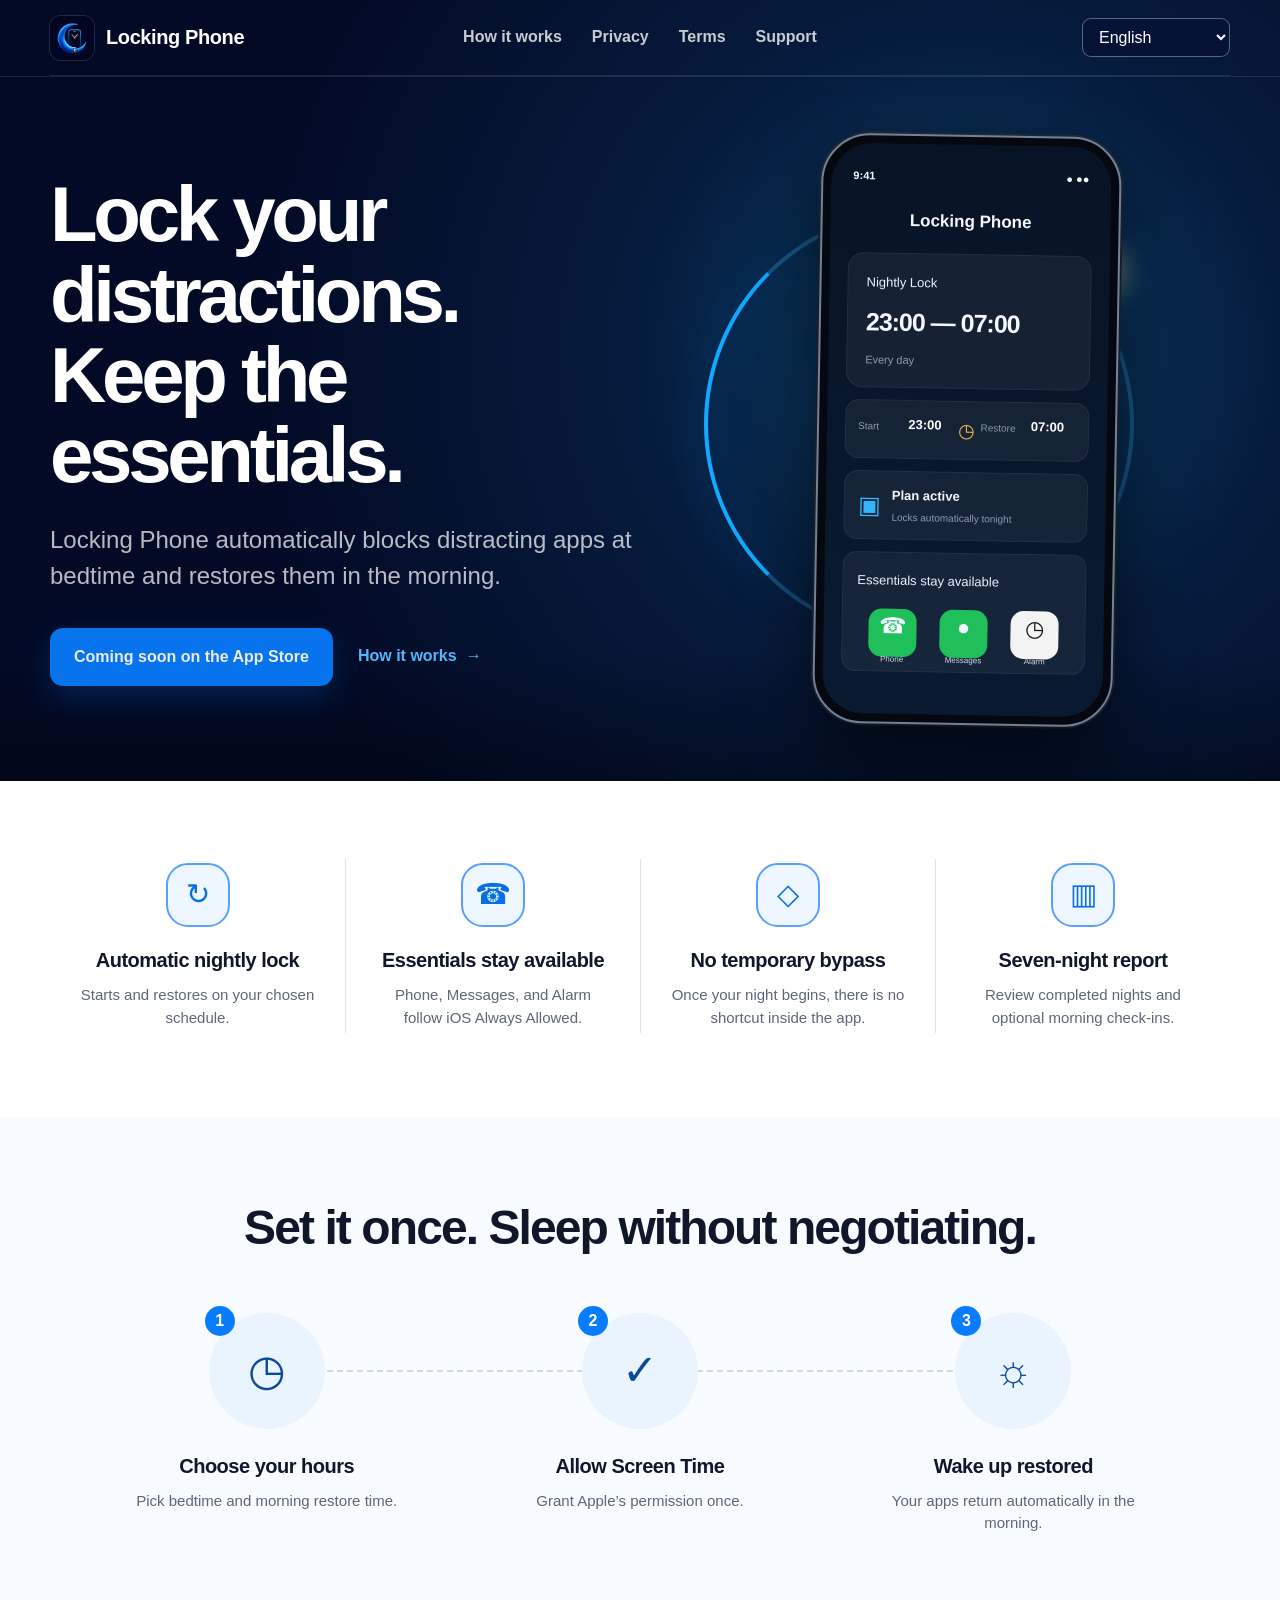
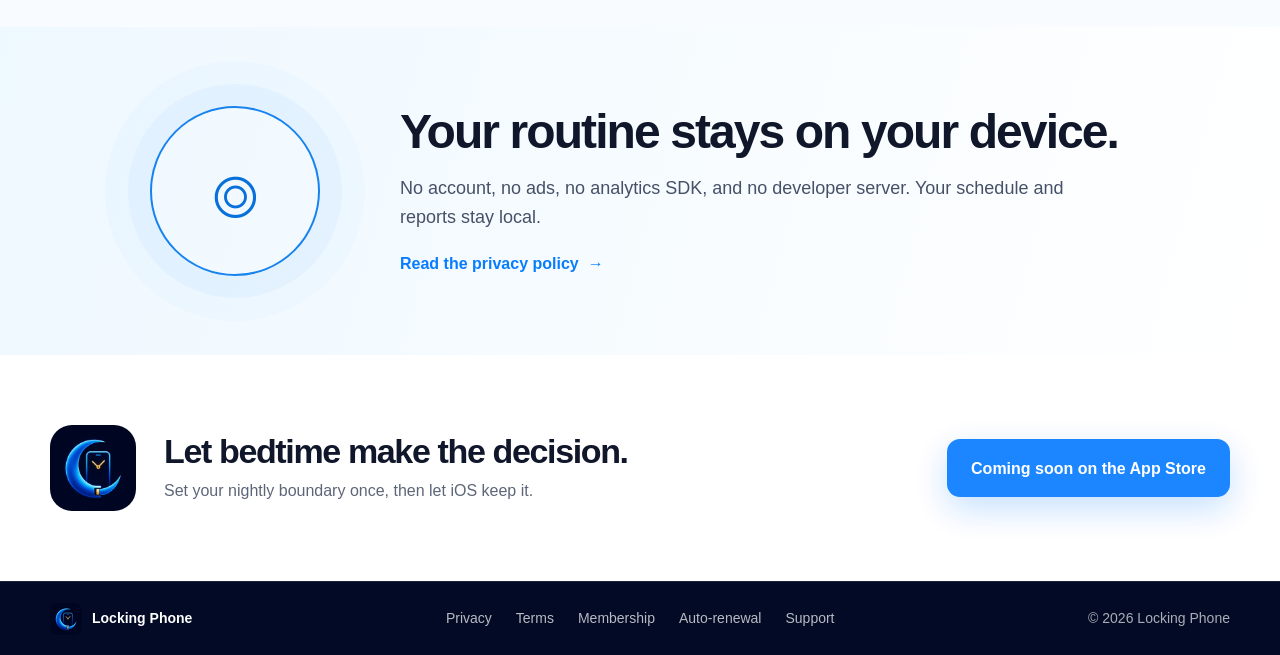
<file: index.html>
<!doctype html>
<html lang="en">
<head>
  <meta charset="utf-8"><meta name="viewport" content="width=device-width, initial-scale=1"><meta name="color-scheme" content="light">
  <meta name="description" content="Lock distracting apps automatically at bedtime while Phone, Messages, and Alarm stay available.">
  <meta name="theme-color" content="#020a25"><meta name="robots" content="index,follow">
  <link rel="canonical" href="https://lockingphone.logihope.com/">
  <meta property="og:type" content="website"><meta property="og:site_name" content="Locking Phone"><meta property="og:title" content="Locking Phone · Lock your distractions at bedtime"><meta property="og:description" content="Automatically block distracting apps at bedtime and restore them in the morning."><meta property="og:url" content="https://lockingphone.logihope.com/"><meta property="og:image" content="https://lockingphone.logihope.com/assets/locking-phone-icon.png">
  <meta name="twitter:card" content="summary"><meta name="twitter:title" content="Locking Phone"><meta name="twitter:description" content="Lock your distractions. Keep the essentials."><meta name="twitter:image" content="https://lockingphone.logihope.com/assets/locking-phone-icon.png">
  <title>Locking Phone · Lock your distractions at bedtime</title>
  <link rel="icon" href="assets/locking-phone-icon.png"><link rel="apple-touch-icon" href="assets/locking-phone-icon.png"><link rel="stylesheet" href="styles.css">
</head>
<body class="home-page" data-page="home">
  <a class="skip-link" href="#content">Skip to content</a>
  <header class="site-header home-header"><div class="header-inner">
    <a class="brand" href="index.html" aria-label="Locking Phone home"><img src="assets/locking-phone-icon.png" alt="" width="44" height="44"><span>Locking Phone</span></a>
    <nav class="primary-nav" aria-label="Primary navigation"><a href="#how" data-home-copy="navHow">How it works</a><a href="privacy.html" data-home-copy="navPrivacy">Privacy</a><a href="terms.html" data-home-copy="navTerms">Terms</a><a href="support.html" data-home-copy="navSupport">Support</a></nav>
    <label class="language-control"><span class="sr-only">Language</span><select id="languageSelect" aria-label="Language"></select></label>
  </div></header>
  <main id="content">
    <section class="hero"><div class="hero-inner">
      <div class="hero-copy"><h1 data-home-copy="heroTitle">Lock your distractions.<br>Keep the essentials.</h1><p data-home-copy="heroBody">Locking Phone automatically blocks distracting apps at bedtime and restores them in the morning.</p><div class="hero-actions"><span class="store-button is-disabled" aria-disabled="true" data-home-copy="download">Coming soon on the App Store</span><a class="text-link" href="#how"><span data-home-copy="howLink">How it works</span><span aria-hidden="true">→</span></a></div></div>
      <div class="phone-stage" aria-label="Locking Phone schedule preview"><div class="moon-orbit" aria-hidden="true"></div><div class="phone-frame"><div class="phone-screen">
        <div class="phone-status"><span>9:41</span><span>● ●●</span></div><div class="phone-title">Locking Phone</div>
        <div class="schedule-card"><span class="screen-label" data-home-copy="previewLabel">Nightly Lock</span><strong>23:00 — 07:00</strong><span class="screen-muted" data-home-copy="previewEvery">Every day</span></div>
        <div class="schedule-row"><span data-home-copy="previewStart">Start</span><strong>23:00</strong><span class="clock-dot">◷</span><span data-home-copy="previewEnd">Restore</span><strong>07:00</strong></div>
        <div class="active-row"><span class="lock-symbol" aria-hidden="true">▣</span><span><strong data-home-copy="previewActive">Plan active</strong><small data-home-copy="previewHint">Locks automatically tonight</small></span></div>
        <div class="essential-card"><span class="screen-label" data-home-copy="previewAllowed">Essentials stay available</span><div class="essential-icons"><span>☎<small data-home-copy="phone">Phone</small></span><span>●<small data-home-copy="messages">Messages</small></span><span>◷<small data-home-copy="alarm">Alarm</small></span></div></div>
      </div></div></div>
    </div></section>
    <section class="benefits" aria-labelledby="benefits-title"><h2 id="benefits-title" class="sr-only">Features</h2><div class="benefit-list">
      <article><span class="feature-icon">↻</span><h3 data-home-copy="feature1Title">Automatic nightly lock</h3><p data-home-copy="feature1Body">Starts and restores on your chosen schedule.</p></article>
      <article><span class="feature-icon">☎</span><h3 data-home-copy="feature2Title">Essentials stay available</h3><p data-home-copy="feature2Body">Phone, Messages, and Alarm follow iOS Always Allowed.</p></article>
      <article><span class="feature-icon">◇</span><h3 data-home-copy="feature3Title">No temporary bypass</h3><p data-home-copy="feature3Body">Once your night begins, there is no shortcut inside the app.</p></article>
      <article><span class="feature-icon">▥</span><h3 data-home-copy="feature4Title">Seven-night report</h3><p data-home-copy="feature4Body">Review completed nights and optional morning check-ins.</p></article>
    </div></section>
    <section class="how-section" id="how"><div class="section-inner"><h2 data-home-copy="howTitle">Set it once. Sleep without negotiating.</h2><div class="steps">
      <article><span class="step-number">1</span><div class="step-illustration">◷</div><h3 data-home-copy="step1Title">Choose your hours</h3><p data-home-copy="step1Body">Pick bedtime and morning restore time.</p></article>
      <article><span class="step-number">2</span><div class="step-illustration">✓</div><h3 data-home-copy="step2Title">Allow Screen Time</h3><p data-home-copy="step2Body">Grant Apple’s permission once.</p></article>
      <article><span class="step-number">3</span><div class="step-illustration">☼</div><h3 data-home-copy="step3Title">Wake up restored</h3><p data-home-copy="step3Body">Your apps return automatically in the morning.</p></article>
    </div></div></section>
    <section class="privacy-band"><div class="privacy-inner"><div class="privacy-mark" aria-hidden="true">⌾</div><div><h2 data-home-copy="privacyTitle">Your routine stays on your device.</h2><p data-home-copy="privacyBody">No account, no ads, no analytics SDK, and no developer server. Your schedule and reports stay local.</p><a href="privacy.html" class="text-link"><span data-home-copy="privacyLink">Read the privacy policy</span><span aria-hidden="true">→</span></a></div></div></section>
    <section class="final-cta"><img src="assets/locking-phone-icon.png" alt="" width="86" height="86"><div><h2 data-home-copy="ctaTitle">Let bedtime make the decision.</h2><p data-home-copy="ctaBody">Set your nightly boundary once, then let iOS keep it.</p></div><span class="store-button is-disabled" aria-disabled="true" data-home-copy="download">Coming soon on the App Store</span></section>
  </main>
  <footer class="site-footer home-footer"><a class="footer-brand" href="index.html"><img src="assets/locking-phone-icon.png" alt="" width="32" height="32"><span>Locking Phone</span></a><nav aria-label="Footer"><a href="privacy.html" data-home-copy="navPrivacy">Privacy</a><a href="terms.html" data-home-copy="navTerms">Terms</a><a href="membership.html" data-home-copy="navMembership">Membership</a><a href="auto-renewal.html" data-home-copy="navRenewal">Auto-renewal</a><a href="support.html" data-home-copy="navSupport">Support</a></nav><span>© <span id="copyrightYear"></span> Locking Phone</span></footer>
  <script src="home.js"></script>
</body>
</html>
</file>
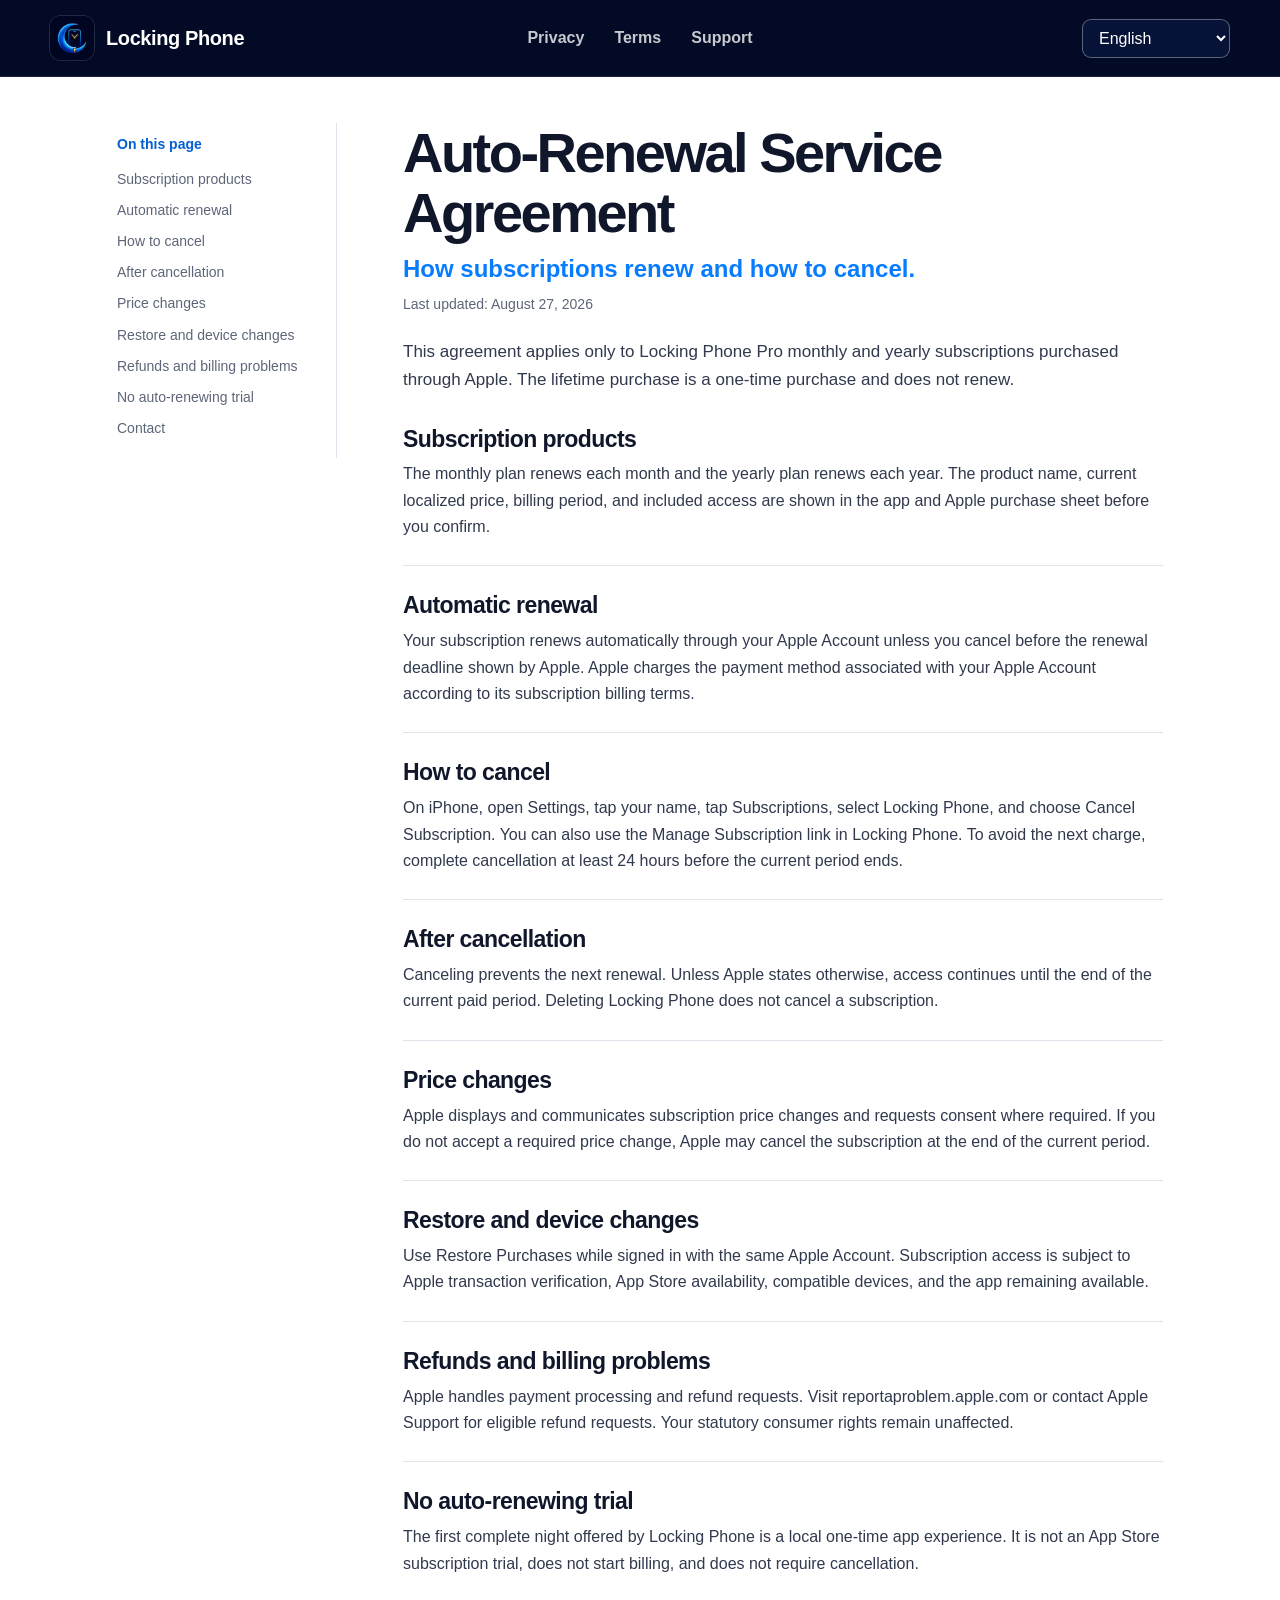
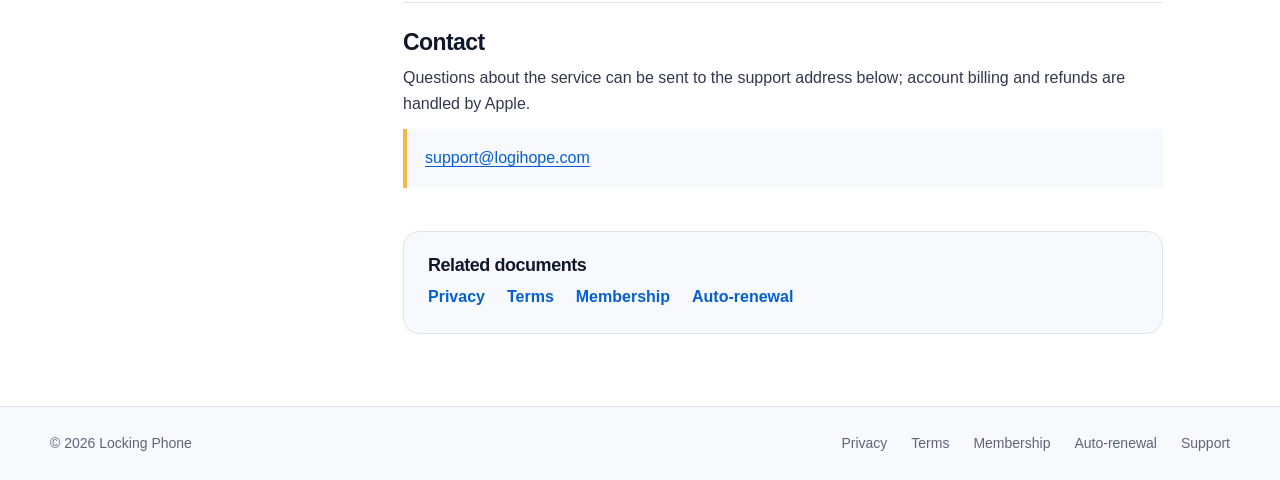
<file: auto-renewal.html>
<!doctype html>
<html lang="en">
<head>
  <meta charset="utf-8"><meta name="viewport" content="width=device-width, initial-scale=1"><meta name="color-scheme" content="light">
  <meta name="description" content="Auto-Renewal Service Agreement for Locking Phone Pro subscriptions."><meta name="theme-color" content="#020a25"><meta name="robots" content="index,follow">
  <link rel="canonical" href="https://lockingphone.logihope.com/auto-renewal.html"><meta property="og:type" content="website"><meta property="og:title" content="Auto-Renewal Service Agreement · Locking Phone"><meta property="og:description" content="Renewal, billing, cancellation, and restoration terms for Locking Phone Pro subscriptions."><meta property="og:url" content="https://lockingphone.logihope.com/auto-renewal.html"><meta property="og:image" content="https://lockingphone.logihope.com/assets/locking-phone-icon.png"><meta name="twitter:card" content="summary">
  <title>Auto-Renewal Service Agreement · Locking Phone</title><link rel="icon" href="assets/locking-phone-icon.png"><link rel="apple-touch-icon" href="assets/locking-phone-icon.png"><link rel="stylesheet" href="styles.css">
</head>
<body data-page="renewal">
  <a class="skip-link" href="#content">Skip to content</a>
  <header class="site-header"><div class="header-inner">
    <a class="brand" href="index.html" aria-label="Locking Phone home"><img src="assets/locking-phone-icon.png" alt="" width="44" height="44"><span>Locking Phone</span></a>
    <nav class="primary-nav" aria-label="Legal and support"><a href="privacy.html" data-nav="privacy">Privacy</a><a href="terms.html" data-nav="terms">Terms</a><a href="support.html" data-nav="support">Support</a></nav>
    <label class="language-control"><span class="sr-only">Language</span><select id="languageSelect" aria-label="Language"></select></label>
  </div></header>
  <main id="content" class="page-shell">
    <aside class="toc" aria-label="On this page"><strong id="tocLabel">On this page</strong><nav id="tocLinks"></nav></aside>
    <article class="document"><header class="document-header"><h1 id="pageTitle">Auto-Renewal Service Agreement</h1><p class="lead" id="pageLead">How subscriptions renew and how to cancel.</p><p class="updated" id="updatedAt"></p></header><div id="pageIntro" class="intro"></div><div id="pageSections"></div><div id="relatedDocuments"></div></article>
  </main>
  <footer class="site-footer"><span>© <span id="copyrightYear"></span> Locking Phone</span><nav aria-label="Footer"><a href="privacy.html" data-footer-link="privacy">Privacy</a><a href="terms.html" data-footer-link="terms">Terms</a><a href="membership.html" data-footer-link="membership">Membership</a><a href="auto-renewal.html" data-footer-link="renewal">Auto-renewal</a><a href="support.html" data-footer-link="support">Support</a></nav></footer>
  <script src="config.js"></script><script src="legal.js"></script>
</body>
</html>
</file>
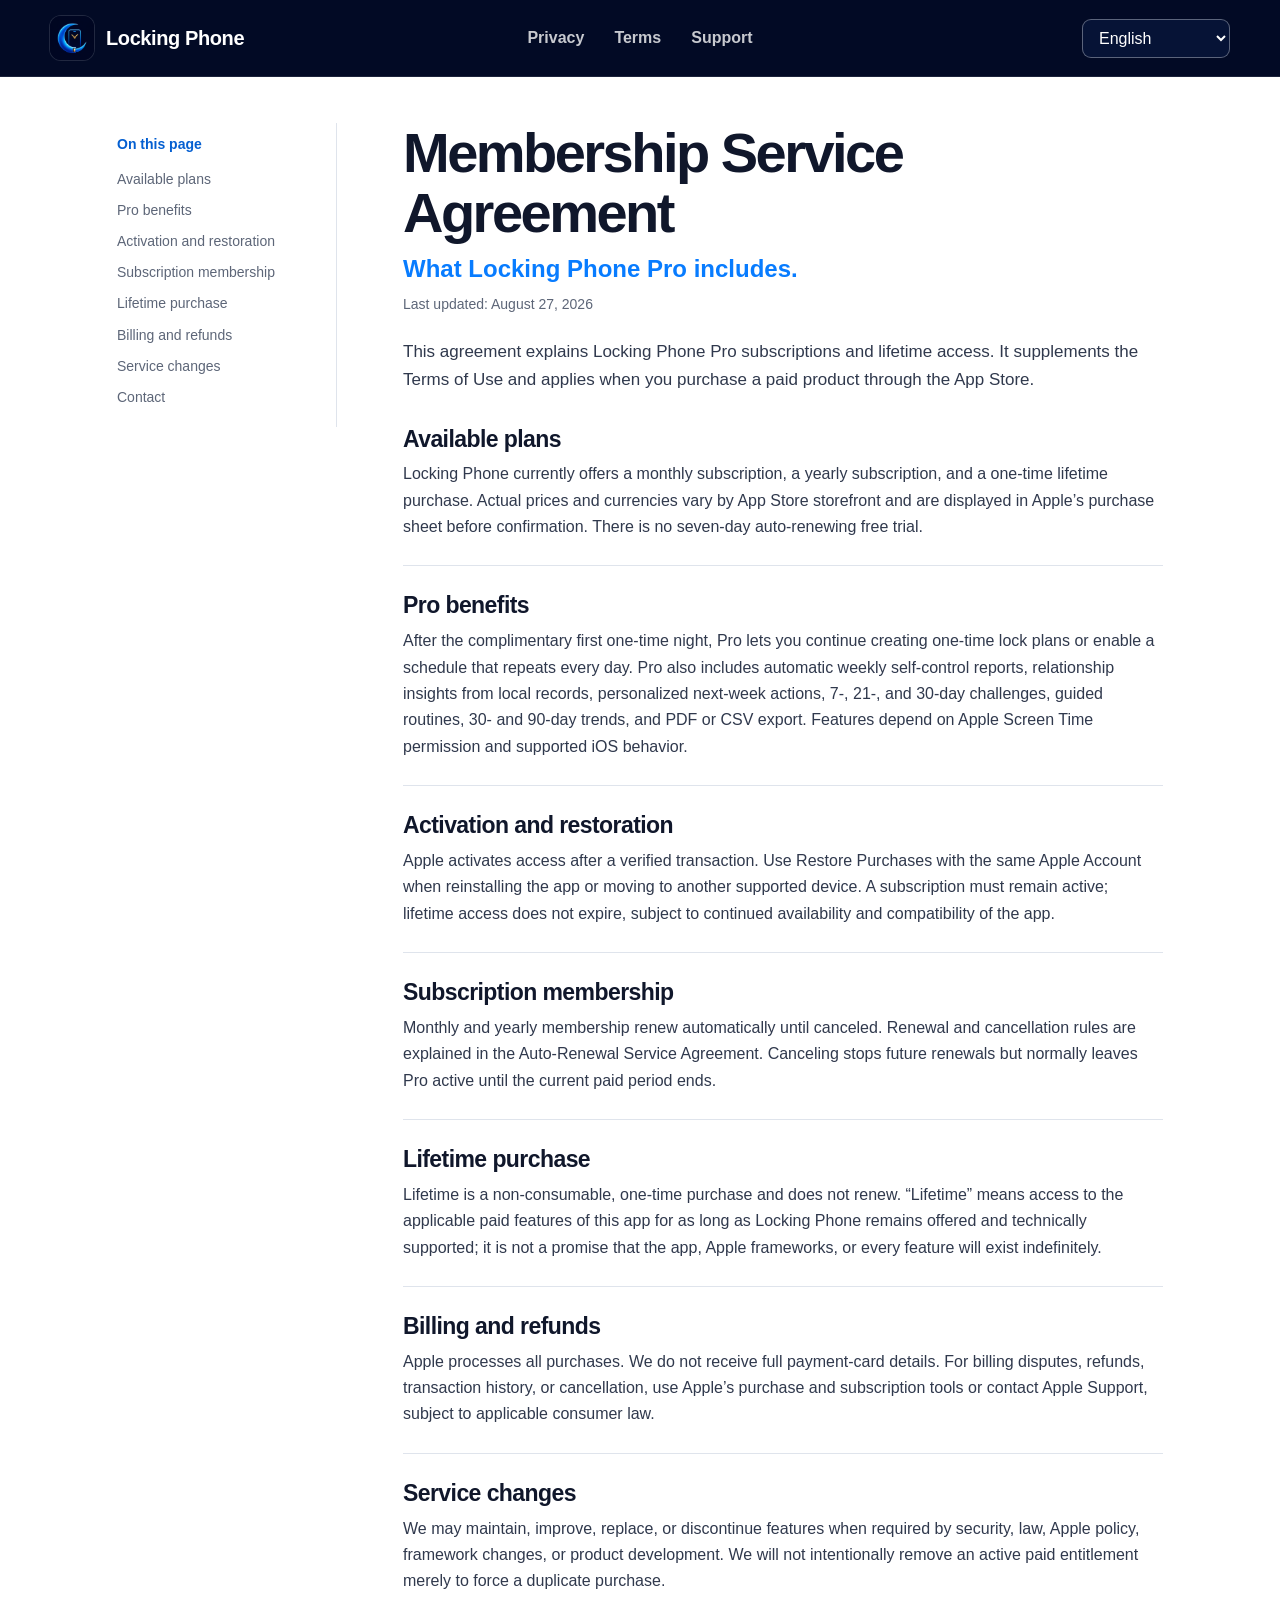
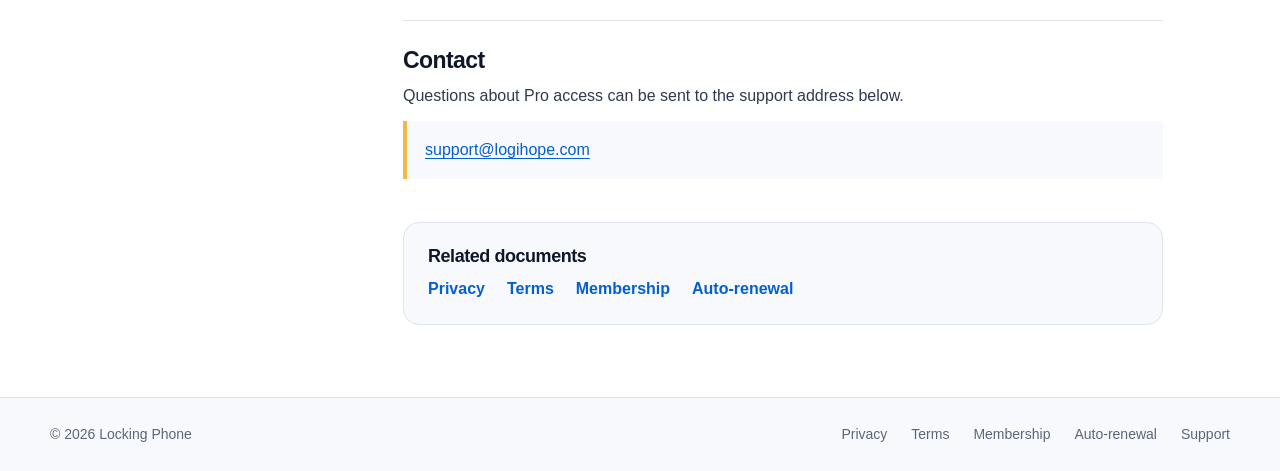
<file: membership.html>
<!doctype html>
<html lang="en">
<head>
  <meta charset="utf-8"><meta name="viewport" content="width=device-width, initial-scale=1"><meta name="color-scheme" content="light">
  <meta name="description" content="Membership Service Agreement for Locking Phone Pro."><meta name="theme-color" content="#020a25"><meta name="robots" content="index,follow">
  <link rel="canonical" href="https://lockingphone.logihope.com/membership.html"><meta property="og:type" content="website"><meta property="og:title" content="Membership Service Agreement · Locking Phone"><meta property="og:description" content="Terms for Locking Phone Pro subscriptions and lifetime access."><meta property="og:url" content="https://lockingphone.logihope.com/membership.html"><meta property="og:image" content="https://lockingphone.logihope.com/assets/locking-phone-icon.png"><meta name="twitter:card" content="summary">
  <title>Membership Service Agreement · Locking Phone</title><link rel="icon" href="assets/locking-phone-icon.png"><link rel="apple-touch-icon" href="assets/locking-phone-icon.png"><link rel="stylesheet" href="styles.css">
</head>
<body data-page="membership">
  <a class="skip-link" href="#content">Skip to content</a>
  <header class="site-header"><div class="header-inner">
    <a class="brand" href="index.html" aria-label="Locking Phone home"><img src="assets/locking-phone-icon.png" alt="" width="44" height="44"><span>Locking Phone</span></a>
    <nav class="primary-nav" aria-label="Legal and support"><a href="privacy.html" data-nav="privacy">Privacy</a><a href="terms.html" data-nav="terms">Terms</a><a href="support.html" data-nav="support">Support</a></nav>
    <label class="language-control"><span class="sr-only">Language</span><select id="languageSelect" aria-label="Language"></select></label>
  </div></header>
  <main id="content" class="page-shell">
    <aside class="toc" aria-label="On this page"><strong id="tocLabel">On this page</strong><nav id="tocLinks"></nav></aside>
    <article class="document"><header class="document-header"><h1 id="pageTitle">Membership Service Agreement</h1><p class="lead" id="pageLead">What Locking Phone Pro includes.</p><p class="updated" id="updatedAt"></p></header><div id="pageIntro" class="intro"></div><div id="pageSections"></div><div id="relatedDocuments"></div></article>
  </main>
  <footer class="site-footer"><span>© <span id="copyrightYear"></span> Locking Phone</span><nav aria-label="Footer"><a href="privacy.html" data-footer-link="privacy">Privacy</a><a href="terms.html" data-footer-link="terms">Terms</a><a href="membership.html" data-footer-link="membership">Membership</a><a href="auto-renewal.html" data-footer-link="renewal">Auto-renewal</a><a href="support.html" data-footer-link="support">Support</a></nav></footer>
  <script src="config.js"></script><script src="legal.js"></script>
</body>
</html>
</file>
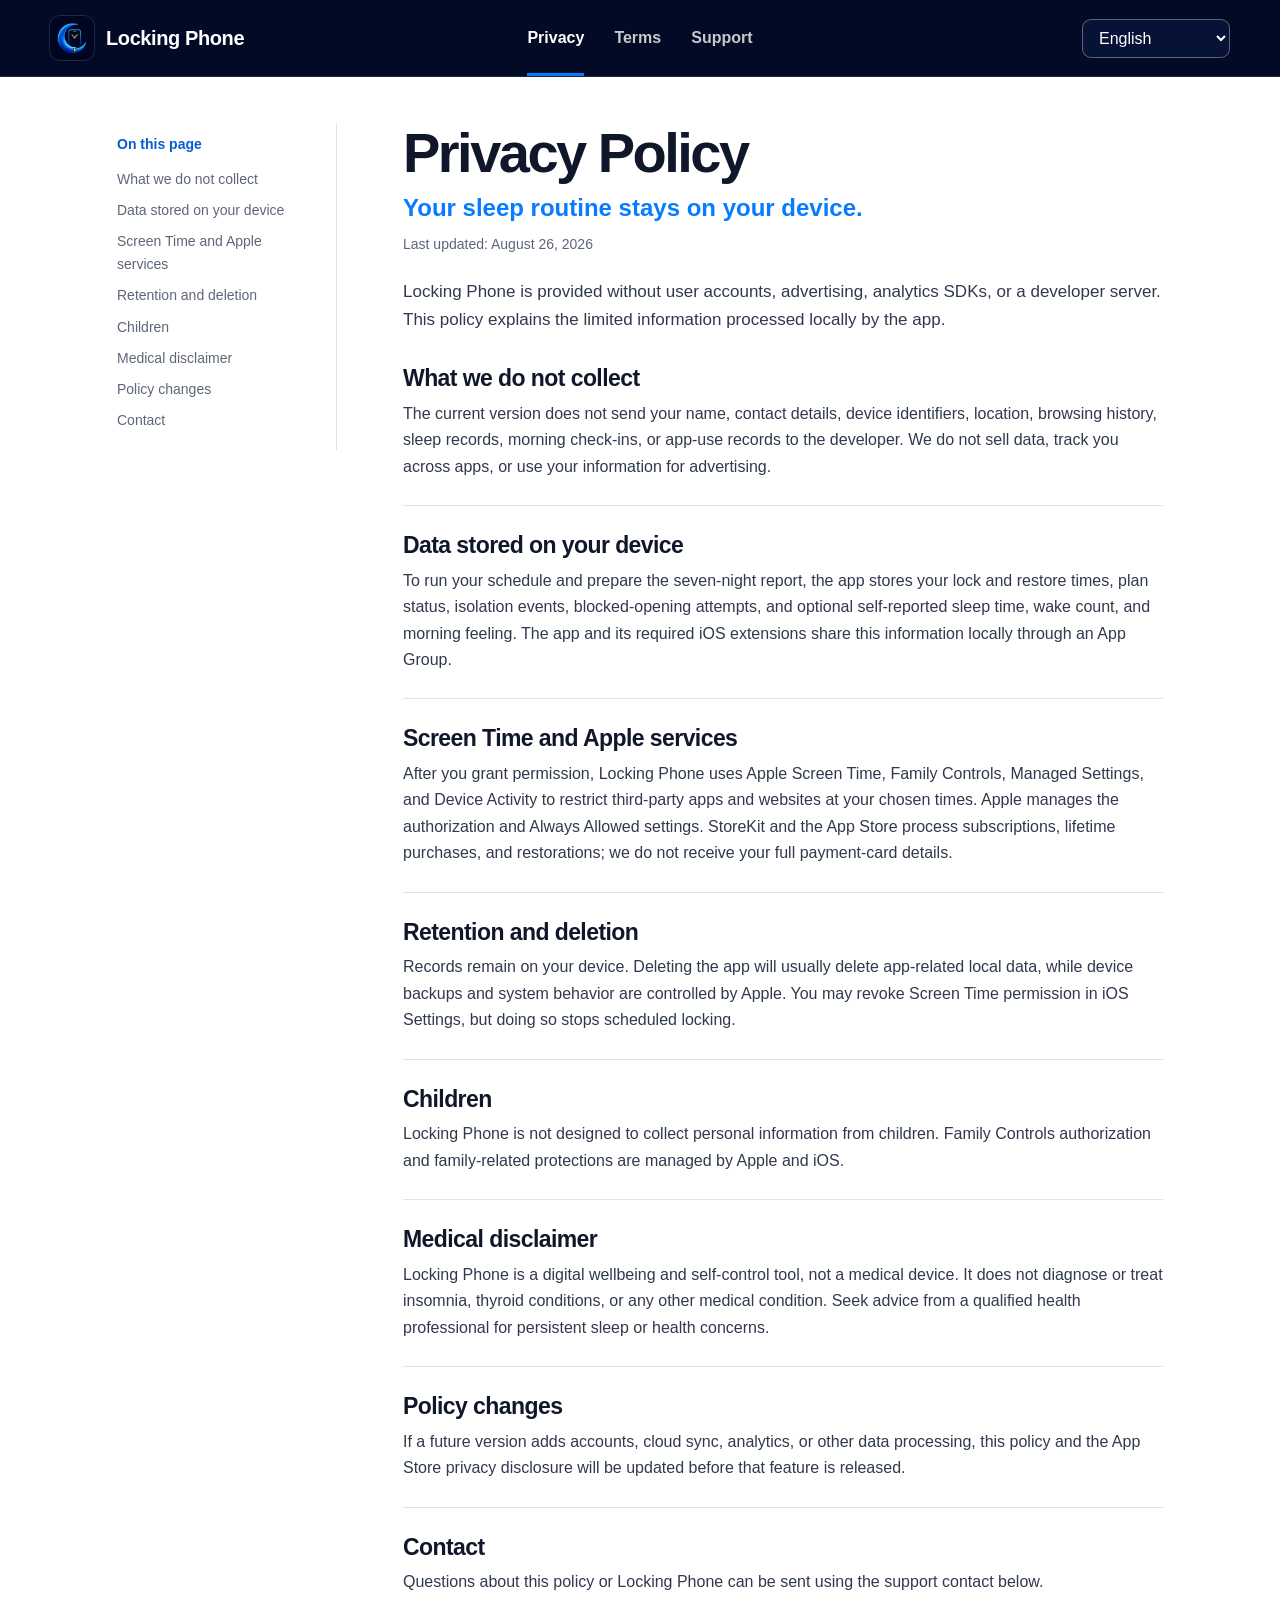
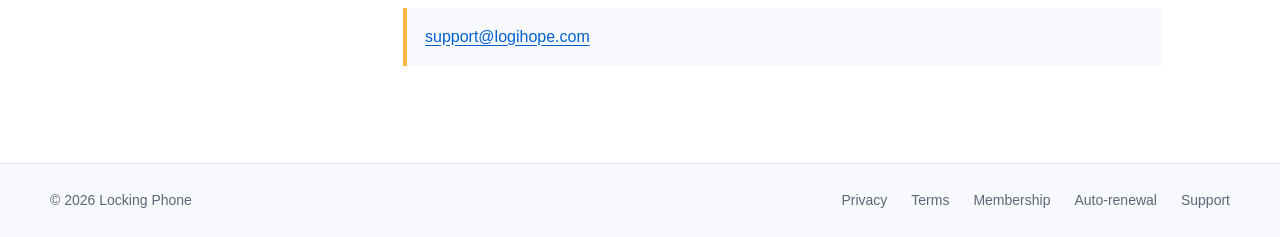
<file: privacy.html>
<!doctype html>
<html lang="en">
<head>
  <meta charset="utf-8"><meta name="viewport" content="width=device-width, initial-scale=1"><meta name="color-scheme" content="light">
  <meta name="description" content="Privacy Policy for Locking Phone."><meta name="theme-color" content="#020a25"><meta name="robots" content="index,follow"><title>Privacy Policy · Locking Phone</title>
  <link rel="canonical" href="https://lockingphone.logihope.com/privacy.html"><meta property="og:type" content="website"><meta property="og:title" content="Privacy Policy · Locking Phone"><meta property="og:description" content="How Locking Phone processes schedules and reports locally on your device."><meta property="og:url" content="https://lockingphone.logihope.com/privacy.html"><meta property="og:image" content="https://lockingphone.logihope.com/assets/locking-phone-icon.png"><meta name="twitter:card" content="summary">
  <link rel="icon" href="assets/locking-phone-icon.png"><link rel="apple-touch-icon" href="assets/locking-phone-icon.png"><link rel="stylesheet" href="styles.css">
</head>
<body data-page="privacy">
  <a class="skip-link" href="#content">Skip to content</a>
  <header class="site-header"><div class="header-inner">
    <a class="brand" href="index.html" aria-label="Locking Phone home"><img src="assets/locking-phone-icon.png" alt="" width="44" height="44"><span>Locking Phone</span></a>
    <nav class="primary-nav" aria-label="Legal and support"><a href="privacy.html" data-nav="privacy">Privacy</a><a href="terms.html" data-nav="terms">Terms</a><a href="support.html" data-nav="support">Support</a></nav>
    <label class="language-control"><span class="sr-only">Language</span><select id="languageSelect" aria-label="Language"></select></label>
  </div></header>
  <main id="content" class="page-shell">
    <aside class="toc" aria-label="On this page"><strong id="tocLabel">On this page</strong><nav id="tocLinks"></nav></aside>
    <article class="document"><header class="document-header"><h1 id="pageTitle">Privacy Policy</h1><p class="lead" id="pageLead">Your sleep routine stays on your device.</p><p class="updated" id="updatedAt"></p></header><div id="pageIntro" class="intro"></div><div id="pageSections"></div></article>
  </main>
  <footer class="site-footer"><span>© <span id="copyrightYear"></span> Locking Phone</span><nav aria-label="Footer"><a href="privacy.html" data-footer-link="privacy">Privacy</a><a href="terms.html" data-footer-link="terms">Terms</a><a href="membership.html" data-footer-link="membership">Membership</a><a href="auto-renewal.html" data-footer-link="renewal">Auto-renewal</a><a href="support.html" data-footer-link="support">Support</a></nav></footer>
  <noscript><p class="noscript">Locking Phone does not send your schedule, sleep check-ins, or blocked-attempt records to a developer server. JavaScript is required to display the complete localized policy.</p></noscript>
  <script src="config.js"></script><script src="app.js"></script>
</body>
</html>
</file>
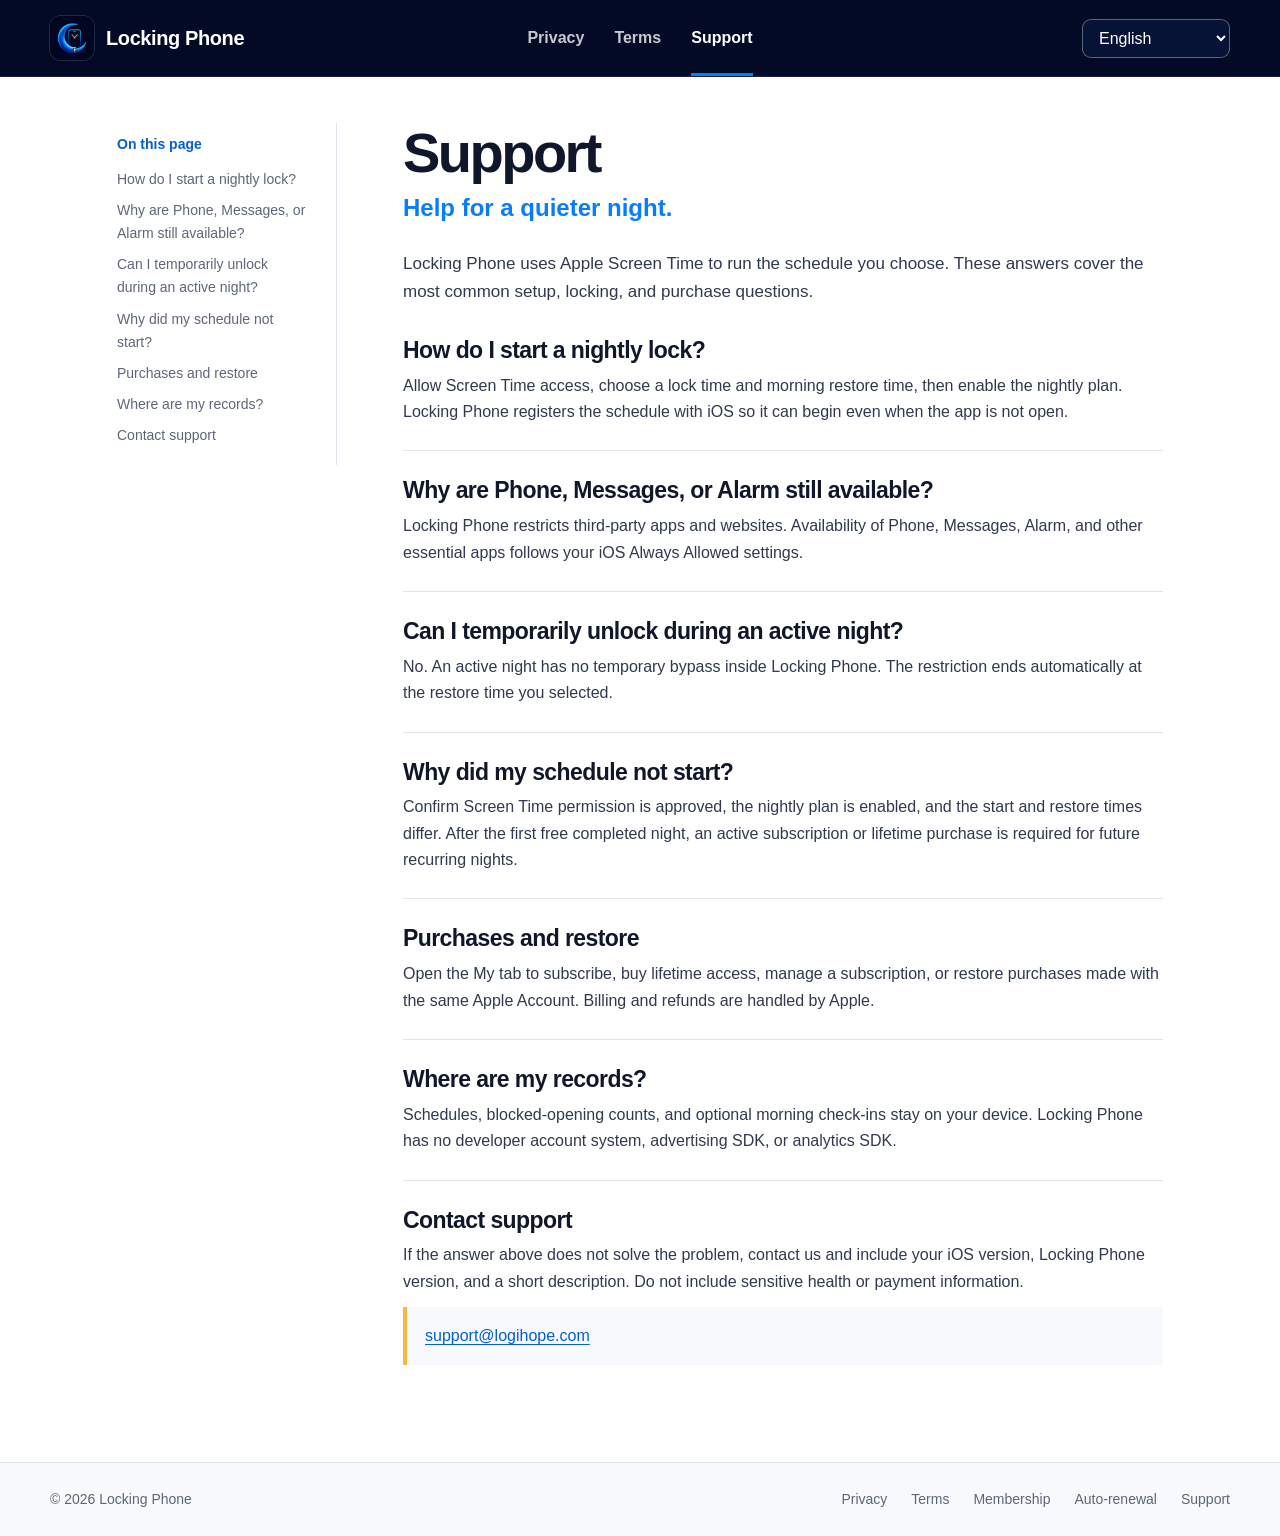
<file: support.html>
<!doctype html>
<html lang="en">
<head>
  <meta charset="utf-8">
  <meta name="viewport" content="width=device-width, initial-scale=1">
  <meta name="color-scheme" content="light">
  <meta name="description" content="Help and support for Locking Phone."><meta name="theme-color" content="#020a25"><meta name="robots" content="index,follow">
  <link rel="canonical" href="https://lockingphone.logihope.com/support.html"><meta property="og:type" content="website"><meta property="og:title" content="Support · Locking Phone"><meta property="og:description" content="Setup, scheduled locking, purchase, and privacy help for Locking Phone."><meta property="og:url" content="https://lockingphone.logihope.com/support.html"><meta property="og:image" content="https://lockingphone.logihope.com/assets/locking-phone-icon.png"><meta name="twitter:card" content="summary">
  <title>Support · Locking Phone</title>
  <link rel="icon" href="assets/locking-phone-icon.png"><link rel="apple-touch-icon" href="assets/locking-phone-icon.png">
  <link rel="stylesheet" href="styles.css">
</head>
<body data-page="support">
  <a class="skip-link" href="#content">Skip to content</a>
  <header class="site-header">
    <div class="header-inner">
      <a class="brand" href="index.html" aria-label="Locking Phone home">
        <img src="assets/locking-phone-icon.png" alt="" width="44" height="44">
        <span>Locking Phone</span>
      </a>
      <nav class="primary-nav" aria-label="Legal and support">
        <a href="privacy.html" data-nav="privacy">Privacy</a>
        <a href="terms.html" data-nav="terms">Terms</a>
        <a href="support.html" data-nav="support">Support</a>
      </nav>
      <label class="language-control">
        <span class="sr-only">Language</span>
        <select id="languageSelect" aria-label="Language"></select>
      </label>
    </div>
  </header>

  <main id="content" class="page-shell">
    <aside class="toc" aria-label="On this page">
      <strong id="tocLabel">On this page</strong>
      <nav id="tocLinks"></nav>
    </aside>
    <article class="document">
      <header class="document-header">
        <h1 id="pageTitle">Support</h1>
        <p class="lead" id="pageLead">Help for a quieter night.</p>
      </header>
      <div id="pageIntro" class="intro"></div>
      <div id="pageSections"></div>
    </article>
  </main>

  <footer class="site-footer">
    <span>© <span id="copyrightYear"></span> Locking Phone</span>
    <nav aria-label="Footer">
      <a href="privacy.html" data-footer-link="privacy">Privacy</a>
      <a href="terms.html" data-footer-link="terms">Terms</a>
      <a href="membership.html" data-footer-link="membership">Membership</a>
      <a href="auto-renewal.html" data-footer-link="renewal">Auto-renewal</a>
      <a href="support.html" data-footer-link="support">Support</a>
    </nav>
  </footer>

  <script src="config.js"></script>
  <script src="app.js"></script>
</body>
</html>
</file>
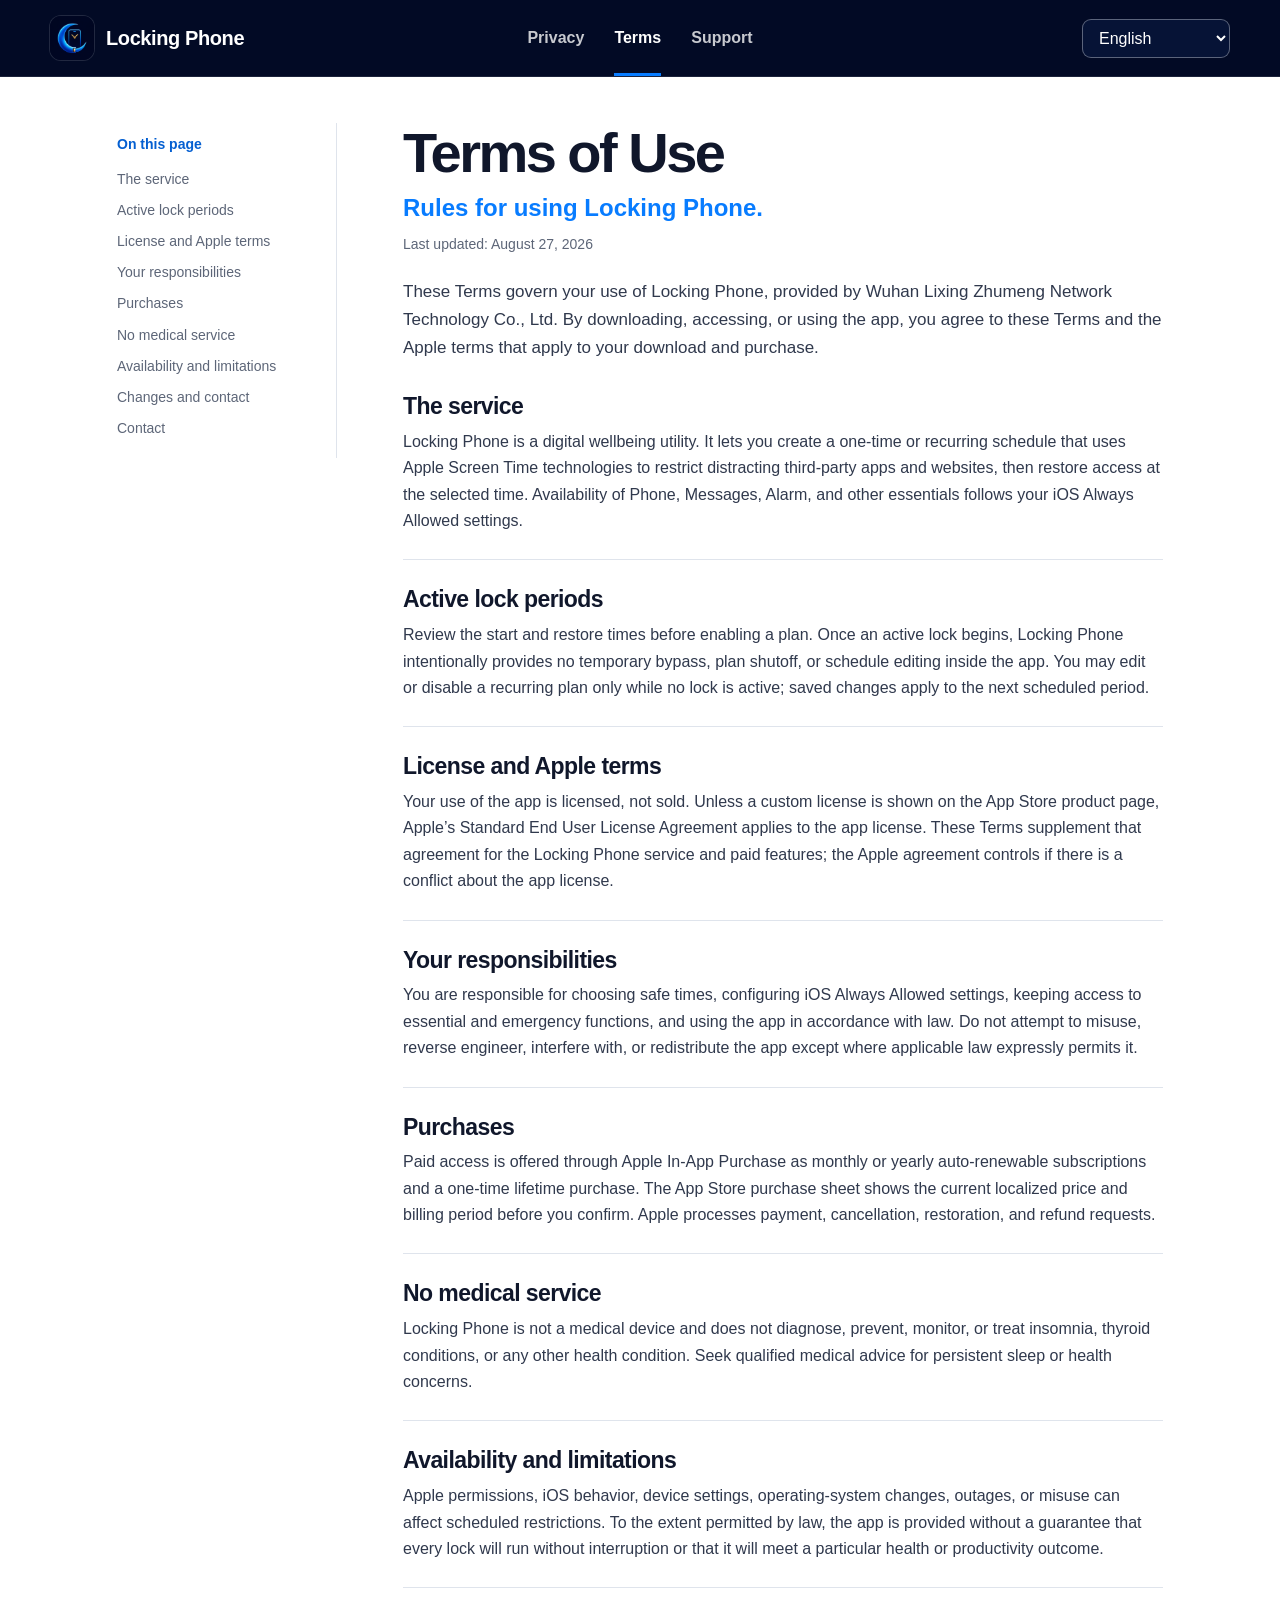
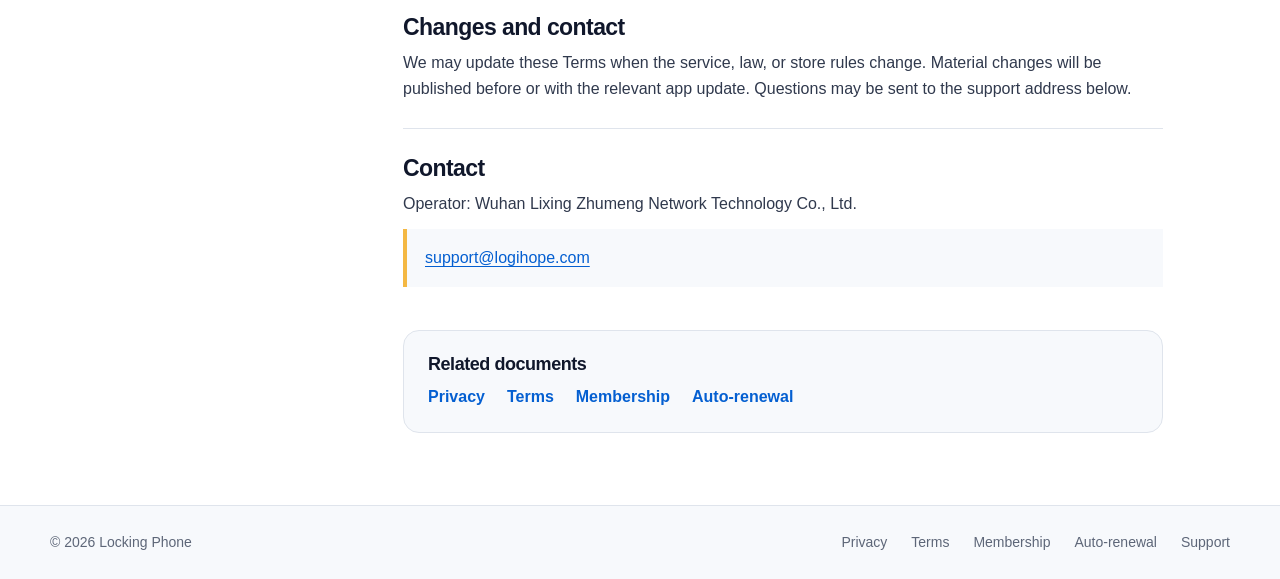
<file: terms.html>
<!doctype html>
<html lang="en">
<head>
  <meta charset="utf-8"><meta name="viewport" content="width=device-width, initial-scale=1"><meta name="color-scheme" content="light">
  <meta name="description" content="Terms of Use for Locking Phone."><meta name="theme-color" content="#020a25"><meta name="robots" content="index,follow">
  <link rel="canonical" href="https://lockingphone.logihope.com/terms.html"><meta property="og:type" content="website"><meta property="og:title" content="Terms of Use · Locking Phone"><meta property="og:description" content="Terms governing use of Locking Phone and its paid services."><meta property="og:url" content="https://lockingphone.logihope.com/terms.html"><meta property="og:image" content="https://lockingphone.logihope.com/assets/locking-phone-icon.png"><meta name="twitter:card" content="summary">
  <title>Terms of Use · Locking Phone</title><link rel="icon" href="assets/locking-phone-icon.png"><link rel="apple-touch-icon" href="assets/locking-phone-icon.png"><link rel="stylesheet" href="styles.css">
</head>
<body data-page="terms">
  <a class="skip-link" href="#content">Skip to content</a>
  <header class="site-header"><div class="header-inner">
    <a class="brand" href="index.html" aria-label="Locking Phone home"><img src="assets/locking-phone-icon.png" alt="" width="44" height="44"><span>Locking Phone</span></a>
    <nav class="primary-nav" aria-label="Legal and support"><a href="privacy.html" data-nav="privacy">Privacy</a><a href="terms.html" data-nav="terms">Terms</a><a href="support.html" data-nav="support">Support</a></nav>
    <label class="language-control"><span class="sr-only">Language</span><select id="languageSelect" aria-label="Language"></select></label>
  </div></header>
  <main id="content" class="page-shell">
    <aside class="toc" aria-label="On this page"><strong id="tocLabel">On this page</strong><nav id="tocLinks"></nav></aside>
    <article class="document"><header class="document-header"><h1 id="pageTitle">Terms of Use</h1><p class="lead" id="pageLead">Rules for using Locking Phone.</p><p class="updated" id="updatedAt"></p></header><div id="pageIntro" class="intro"></div><div id="pageSections"></div><div id="relatedDocuments"></div></article>
  </main>
  <footer class="site-footer"><span>© <span id="copyrightYear"></span> Locking Phone</span><nav aria-label="Footer"><a href="privacy.html" data-footer-link="privacy">Privacy</a><a href="terms.html" data-footer-link="terms">Terms</a><a href="membership.html" data-footer-link="membership">Membership</a><a href="auto-renewal.html" data-footer-link="renewal">Auto-renewal</a><a href="support.html" data-footer-link="support">Support</a></nav></footer>
  <script src="config.js"></script><script src="legal.js"></script>
</body>
</html>
</file>
<file: styles.css>
:root {
  --navy-950: #020a25;
  --navy-900: #061336;
  --ink: #10172b;
  --muted: #5d6678;
  --line: #dfe4ec;
  --blue: #087cff;
  --blue-dark: #045fd1;
  --amber: #f4b843;
  --surface: #ffffff;
  --page: #f7f9fc;
  --max-width: 1180px;
}

* { box-sizing: border-box; }

html { scroll-behavior: smooth; }

body {
  margin: 0;
  color: var(--ink);
  background: var(--surface);
  font-family: -apple-system, BlinkMacSystemFont, "Segoe UI", Roboto, Helvetica, Arial, sans-serif;
  font-size: 16px;
  line-height: 1.65;
  text-rendering: optimizeLegibility;
}

a { color: var(--blue-dark); text-underline-offset: 3px; }
a:hover { color: var(--blue); }

.skip-link {
  position: fixed;
  z-index: 100;
  top: 12px;
  left: 12px;
  padding: 9px 13px;
  border-radius: 8px;
  color: white;
  background: var(--blue-dark);
  transform: translateY(-150%);
}

.skip-link:focus { transform: translateY(0); }

.site-header {
  color: white;
  background: var(--navy-950);
  border-bottom: 1px solid rgba(255, 255, 255, 0.1);
}

.header-inner {
  width: min(calc(100% - 40px), var(--max-width));
  min-height: 76px;
  margin: 0 auto;
  display: grid;
  grid-template-columns: 1fr auto 1fr;
  align-items: center;
  gap: 28px;
}

.brand {
  display: inline-flex;
  align-items: center;
  gap: 12px;
  width: fit-content;
  color: white;
  font-size: 20px;
  font-weight: 720;
  letter-spacing: -0.02em;
  text-decoration: none;
}

.brand img {
  border-radius: 11px;
  box-shadow: 0 0 0 1px rgba(255, 255, 255, 0.12);
}

.primary-nav { display: flex; align-self: stretch; gap: 30px; }

.primary-nav a {
  position: relative;
  display: inline-flex;
  align-items: center;
  color: rgba(255, 255, 255, 0.78);
  font-weight: 620;
  text-decoration: none;
}

.primary-nav a:hover,
.primary-nav a[aria-current="page"] { color: white; }

.primary-nav a[aria-current="page"]::after {
  content: "";
  position: absolute;
  right: 0;
  bottom: 0;
  left: 0;
  height: 3px;
  background: var(--blue);
}

.language-control { justify-self: end; }

.language-control select {
  min-width: 148px;
  border: 1px solid rgba(255, 255, 255, 0.34);
  border-radius: 9px;
  padding: 9px 35px 9px 12px;
  color: white;
  background: var(--navy-900);
  font: inherit;
}

.language-control select:focus-visible,
a:focus-visible {
  outline: 3px solid var(--amber);
  outline-offset: 3px;
}

.page-shell {
  width: min(calc(100% - 40px), var(--max-width));
  min-height: calc(100vh - 150px);
  margin: 0 auto;
  display: grid;
  grid-template-columns: 220px minmax(0, 760px);
  justify-content: center;
  gap: 66px;
  padding: 46px 0 72px;
}

.toc {
  position: sticky;
  top: 28px;
  align-self: start;
  padding: 10px 28px 18px 0;
  border-right: 1px solid var(--line);
}

.toc strong {
  display: block;
  margin-bottom: 12px;
  color: var(--blue-dark);
  font-size: 14px;
}

.toc nav { display: grid; gap: 8px; }

.toc a {
  color: var(--muted);
  font-size: 14px;
  text-decoration: none;
}

.toc a:hover { color: var(--blue-dark); }

.document { min-width: 0; }

.document-header { padding-bottom: 18px; }

h1 {
  margin: 0;
  font-size: clamp(38px, 5vw, 56px);
  line-height: 1.08;
  letter-spacing: -0.045em;
}

.lead {
  margin: 9px 0 3px;
  color: var(--blue);
  font-size: clamp(19px, 2.2vw, 24px);
  font-weight: 690;
  line-height: 1.35;
}

.updated { margin: 8px 0 0; color: var(--muted); font-size: 14px; }
.intro { margin: 4px 0 30px; color: #30394d; font-size: 17px; }

.policy-section {
  padding: 0 0 25px;
  scroll-margin-top: 24px;
}

.policy-section + .policy-section { border-top: 1px solid var(--line); padding-top: 25px; }

h2 {
  margin: 0 0 8px;
  font-size: 23px;
  line-height: 1.25;
  letter-spacing: -0.025em;
}

.policy-section p { margin: 0; color: #30394d; }
.policy-section p + p { margin-top: 10px; }
.policy-section ul { margin: 10px 0 0; padding-inline-start: 22px; color: #30394d; }
.policy-section li + li { margin-top: 6px; }

.contact-box {
  margin-top: 12px;
  padding: 16px 18px;
  border-left: 4px solid var(--amber);
  background: var(--page);
}

.contact-box p { margin: 0; }

.related-documents {
  margin-top: 18px;
  padding: 22px 24px;
  border: 1px solid var(--line);
  border-radius: 16px;
  background: var(--page);
}

.related-documents h2 { font-size: 18px; }
.related-documents nav { display: flex; flex-wrap: wrap; gap: 10px 22px; }
.related-documents a { font-weight: 620; text-decoration: none; }

.site-footer {
  min-height: 74px;
  padding: 18px max(20px, calc((100% - var(--max-width)) / 2));
  display: flex;
  align-items: center;
  justify-content: space-between;
  gap: 24px;
  color: var(--muted);
  background: var(--page);
  border-top: 1px solid var(--line);
  font-size: 14px;
}

.site-footer nav { display: flex; flex-wrap: wrap; justify-content: flex-end; gap: 8px 24px; }
.site-footer a { color: var(--muted); text-decoration: none; }
.noscript { margin: 20px auto; max-width: 760px; padding: 20px; }
.sr-only { position: absolute; width: 1px; height: 1px; overflow: hidden; clip: rect(0, 0, 0, 0); white-space: nowrap; }

[dir="rtl"] .toc { padding: 10px 0 18px 28px; border-right: 0; border-left: 1px solid var(--line); }

@media (max-width: 820px) {
  .header-inner {
    width: min(calc(100% - 28px), var(--max-width));
    min-height: auto;
    grid-template-columns: 1fr auto;
    gap: 8px 14px;
    padding: 12px 0 0;
  }

  .brand { font-size: 18px; }
  .brand img { width: 38px; height: 38px; }
  .language-control select { min-width: 126px; max-width: 150px; }
  .primary-nav { grid-column: 1 / -1; order: 3; min-height: 48px; justify-content: center; }

  .page-shell {
    width: min(calc(100% - 32px), 720px);
    display: block;
    padding: 38px 0 56px;
  }

  .toc { display: none; }
  h1 { font-size: 39px; }
  .intro { font-size: 16px; }
  .site-footer { align-items: flex-start; flex-direction: column; gap: 10px; }
  .site-footer nav { justify-content: flex-start; }
}

@media (prefers-reduced-motion: reduce) {
  html { scroll-behavior: auto; }
}

/* Marketing home */
.home-page { background: #fff; }
.home-page .site-header { position: absolute; z-index: 10; width: 100%; background: transparent; }
.home-page .site-header .header-inner { border-bottom: 1px solid rgba(255,255,255,.1); }
.home-page h2 { font-size: clamp(30px, 4vw, 48px); line-height: 1.12; letter-spacing: -.04em; }
.hero { position: relative; min-height: 720px; overflow: hidden; color: white; background: radial-gradient(circle at 75% 45%, #0b416b 0, #061c3e 30%, #020a25 68%); }
.hero::after { content:""; position:absolute; inset:auto 0 0; height:130px; background:linear-gradient(180deg, transparent, rgba(0,0,0,.32)); pointer-events:none; }
.hero-inner { position:relative; z-index:1; width:min(calc(100% - 40px), var(--max-width)); min-height:720px; margin:0 auto; padding:135px 0 56px; display:grid; grid-template-columns:1.05fr .95fr; align-items:center; gap:72px; }
.hero-copy h1 { max-width:660px; color:white; font-size:clamp(50px, 6.2vw, 78px); line-height:1.03; letter-spacing:-.055em; }
.hero-copy p { max-width:610px; margin:26px 0 0; color:rgba(255,255,255,.72); font-size:clamp(19px,2vw,24px); line-height:1.5; }
.hero-actions { margin-top:34px; display:flex; align-items:center; flex-wrap:wrap; gap:25px; }
.store-button { display:inline-flex; min-height:58px; align-items:center; justify-content:center; padding:0 24px; border-radius:13px; color:white; background:#087cff; box-shadow:0 12px 34px rgba(8,124,255,.25); font-weight:750; line-height:1.2; text-decoration:none; }
.store-button.is-disabled { cursor:default; opacity:.92; }
.text-link { display:inline-flex; align-items:center; gap:9px; color:#087cff; font-weight:720; text-decoration:none; }
.hero .text-link { color:#51b8ff; }
.phone-stage { position:relative; min-height:560px; display:grid; place-items:center; }
.moon-orbit { position:absolute; width:430px; height:430px; border:4px solid rgba(57,181,255,.3); border-left-color:#11aaff; border-radius:50%; filter:drop-shadow(0 0 22px rgba(8,156,255,.42)); transform:translate(-48px,-6px); }
.moon-orbit::after { content:""; position:absolute; width:44px; height:44px; top:37px; right:9px; border-radius:50%; background:#f7c95c; box-shadow:0 0 28px rgba(247,201,92,.7); }
.phone-frame { position:relative; z-index:2; width:300px; height:590px; padding:8px; border:2px solid #718199; border-radius:49px; background:#05080f; box-shadow:0 34px 75px rgba(0,0,0,.6),0 0 0 2px #202b38; transform:rotate(1deg); }
.phone-screen { height:100%; overflow:hidden; padding:23px 18px; border-radius:40px; color:#f5f8ff; background:linear-gradient(180deg,#071426,#091a30); }
.phone-status { display:flex; justify-content:space-between; padding:0 4px; font-size:11px; font-weight:700; }
.phone-title { margin:22px 0 18px; text-align:center; font-size:17px; font-weight:750; }
.schedule-card,.essential-card,.active-row,.schedule-row { border:1px solid rgba(255,255,255,.06); background:rgba(255,255,255,.055); }
.schedule-card { display:grid; gap:8px; padding:18px; border-radius:16px; }
.schedule-card strong { font-size:25px; letter-spacing:-.04em; }
.schedule-card strong,.schedule-row strong { direction:ltr; unicode-bidi:isolate; }
.screen-label { font-size:13px; color:#eaf2ff; }.screen-muted { font-size:11px; color:#8e9bb0; }
.schedule-row { margin-top:12px; padding:13px 12px; display:grid; grid-template-columns:1fr 1fr auto 1fr 1fr; gap:5px; align-items:end; border-radius:14px; font-size:10px; color:#8e9bb0; }
.schedule-row strong { color:white; font-size:13px; }.clock-dot { color:var(--amber); font-size:19px; grid-row:1/3; grid-column:3; align-self:center; }
.active-row { margin-top:12px; padding:13px; display:flex; align-items:center; gap:11px; border-radius:14px; }
.active-row strong,.active-row small { display:block; }.active-row strong{font-size:13px}.active-row small{margin-top:3px;color:#8e9bb0;font-size:10px}.lock-symbol{color:#32b7ff;font-size:24px}
.essential-card{margin-top:12px;padding:14px;border-radius:14px}.essential-icons{display:flex;justify-content:space-around;margin-top:15px}.essential-icons>span{display:grid;place-items:center;width:48px;height:48px;border-radius:13px;background:#1fbf59;font-size:22px}.essential-icons>span:last-child{color:#121212;background:#f4f4f5}.essential-icons small{margin-top:8px;color:#d5dbea;font-size:8px;white-space:nowrap}
.benefits { width:min(calc(100% - 40px),var(--max-width)); margin:0 auto; padding:78px 0 86px; }
.benefit-list { display:grid; grid-template-columns:repeat(4,1fr); }
.benefit-list article { padding:4px 30px; text-align:center; }.benefit-list article+article{border-inline-start:1px solid var(--line)}
.feature-icon { display:grid; place-items:center; width:64px; height:64px; margin:0 auto 21px; border:2px solid #5a9eff; border-radius:22px; color:#086ee3; background:#eef7ff; font-size:29px; }
.benefit-list h3,.steps h3 { margin:0; font-size:20px; line-height:1.2; letter-spacing:-.025em; }.benefit-list p,.steps p{margin:12px auto 0;color:var(--muted);font-size:15px;line-height:1.5}
.how-section { padding:82px 0 92px; background:#f8fbff; }.section-inner{width:min(calc(100% - 40px),1040px);margin:0 auto}.section-inner>h2{text-align:center}
.steps { position:relative; margin-top:58px; display:grid; grid-template-columns:repeat(3,1fr); gap:80px; }.steps::before{content:"";position:absolute;top:57px;left:17%;right:17%;border-top:2px dashed #cfdae8}
.steps article{position:relative;text-align:center}.step-number{position:absolute;z-index:2;top:-7px;left:calc(50% - 62px);display:grid;place-items:center;width:30px;height:30px;border-radius:50%;color:white;background:#087cff;font-weight:800}.step-illustration{position:relative;z-index:1;display:grid;place-items:center;width:116px;height:116px;margin:0 auto 25px;border-radius:50%;color:#0a4a9d;background:#eaf4ff;font-size:43px}
.privacy-band{padding:78px 20px;background:linear-gradient(105deg,#eef8ff,#fff)}.privacy-inner{width:min(100%,980px);margin:0 auto;display:grid;grid-template-columns:190px 1fr;align-items:center;gap:60px}.privacy-mark{display:grid;place-items:center;width:170px;height:170px;border:2px solid #1783ef;border-radius:50%;color:#0870db;box-shadow:0 0 0 22px rgba(8,124,255,.04),0 0 0 45px rgba(8,124,255,.025);font-size:78px}.privacy-inner p{max-width:690px;margin:15px 0 18px;color:#465167;font-size:18px}
.final-cta{width:min(calc(100% - 40px),var(--max-width));margin:0 auto;padding:70px 0;display:grid;grid-template-columns:auto 1fr auto;align-items:center;gap:28px}.final-cta img{border-radius:22px}.final-cta h2{margin:0;font-size:34px}.final-cta p{margin:8px 0 0;color:var(--muted)}
.home-footer{color:rgba(255,255,255,.67);background:var(--navy-950);border-top-color:rgba(255,255,255,.1)}.footer-brand{display:flex;align-items:center;gap:10px;color:white!important;font-weight:720;text-decoration:none}.footer-brand img{border-radius:8px}.home-footer a{color:rgba(255,255,255,.72)}
[dir="rtl"] .hero-copy,[dir="rtl"] .privacy-inner{text-align:right}

@media(max-width:900px){.hero-inner{grid-template-columns:1fr;gap:28px;padding-top:180px;text-align:center}.hero-copy h1,.hero-copy p{margin-inline:auto}.hero-actions{justify-content:center}.hero{min-height:auto}.phone-stage{min-height:600px}.benefit-list{grid-template-columns:repeat(2,1fr);gap:48px 0}.benefit-list article:nth-child(3){border-inline-start:0}.steps{gap:30px}.final-cta{grid-template-columns:auto 1fr}.final-cta .store-button{grid-column:1/-1}.home-footer{align-items:center;flex-direction:row;flex-wrap:wrap}}
@media(max-width:620px){.home-page .header-inner{background:rgba(2,10,37,.7);backdrop-filter:blur(14px)}.hero-inner{width:min(calc(100% - 32px),var(--max-width));padding-top:190px}.hero-copy h1{font-size:43px}.hero-copy p{font-size:18px}.phone-stage{min-height:530px}.phone-frame{width:266px;height:525px;border-radius:43px}.phone-screen{border-radius:35px}.moon-orbit{width:340px;height:340px}.benefits{padding:62px 0}.benefit-list{grid-template-columns:1fr}.benefit-list article{padding:28px 22px}.benefit-list article+article{border-inline-start:0;border-top:1px solid var(--line)}.steps{grid-template-columns:1fr;gap:45px}.steps::before{display:none}.privacy-inner{grid-template-columns:1fr;text-align:center;gap:42px}.privacy-mark{margin:auto}.final-cta{grid-template-columns:1fr;text-align:center}.final-cta img{margin:auto}.home-footer{align-items:flex-start;flex-direction:column}.home-footer nav{order:3}}
</file>
